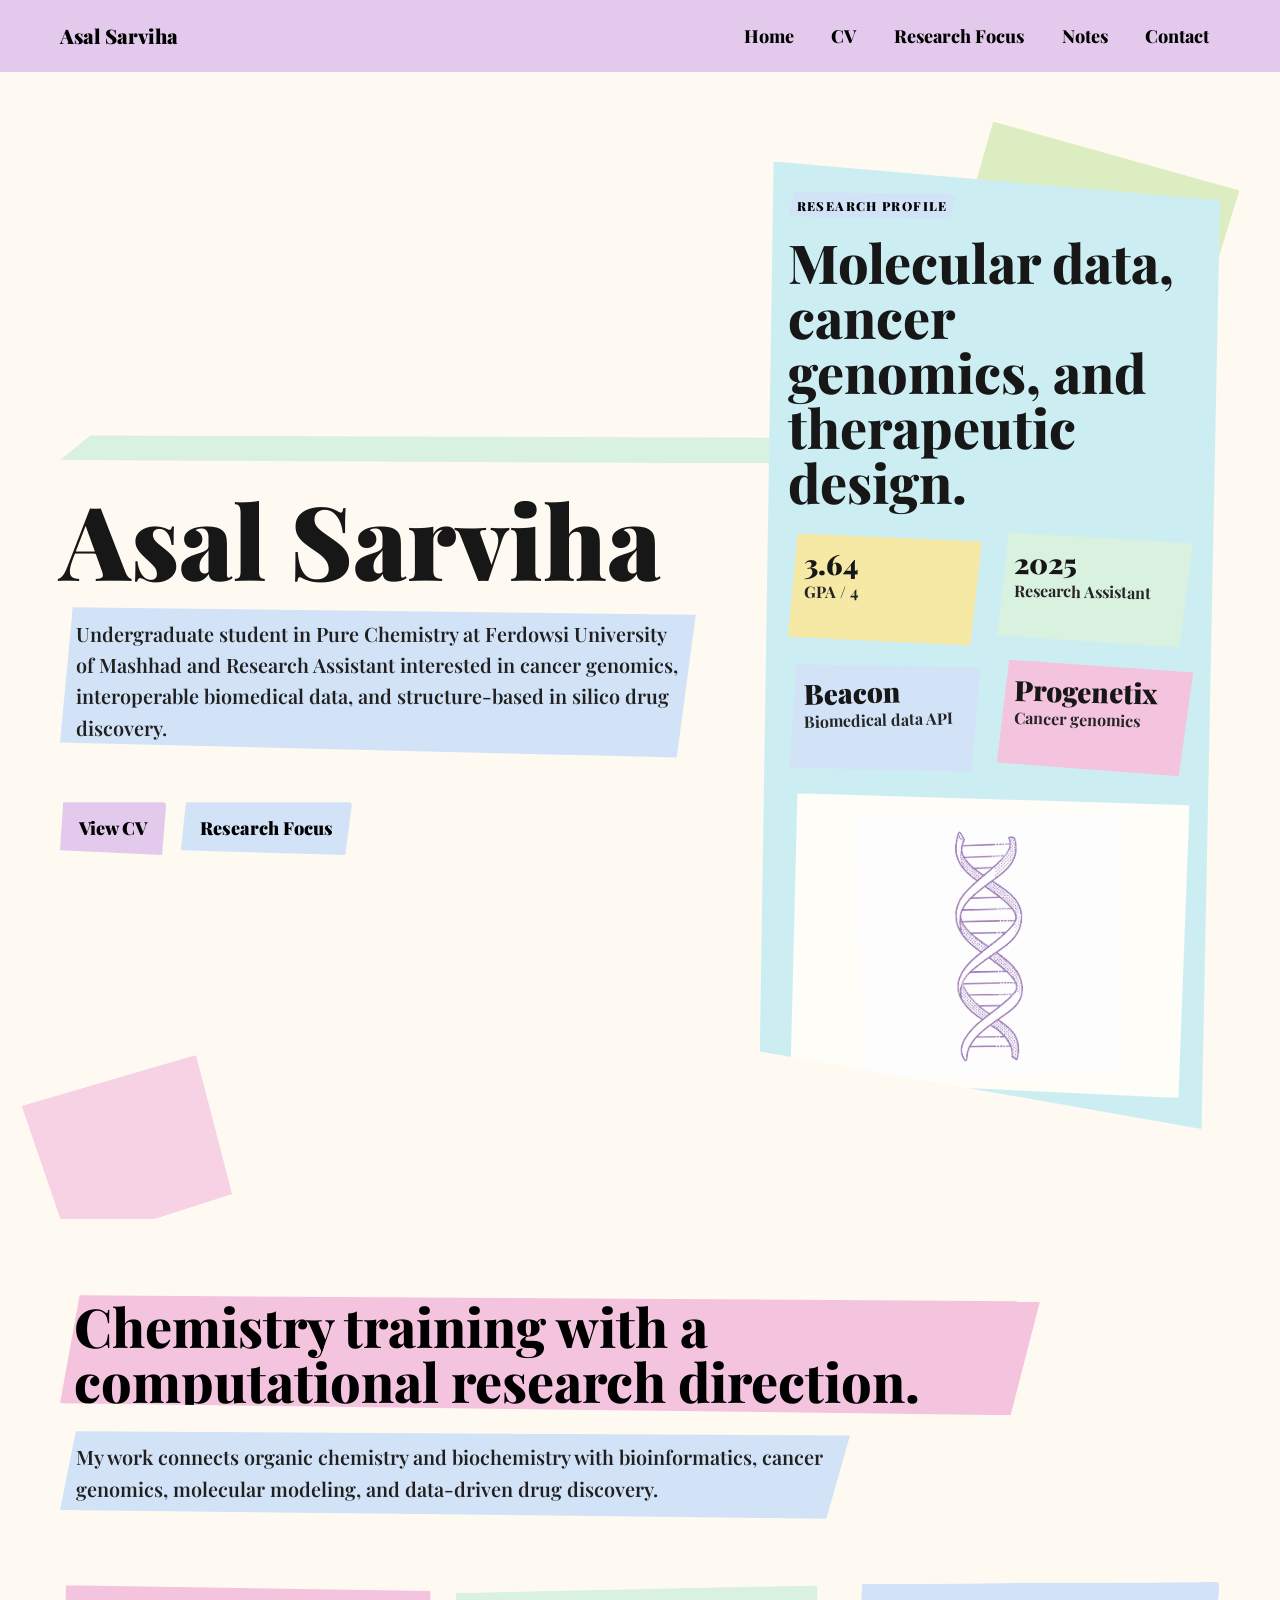
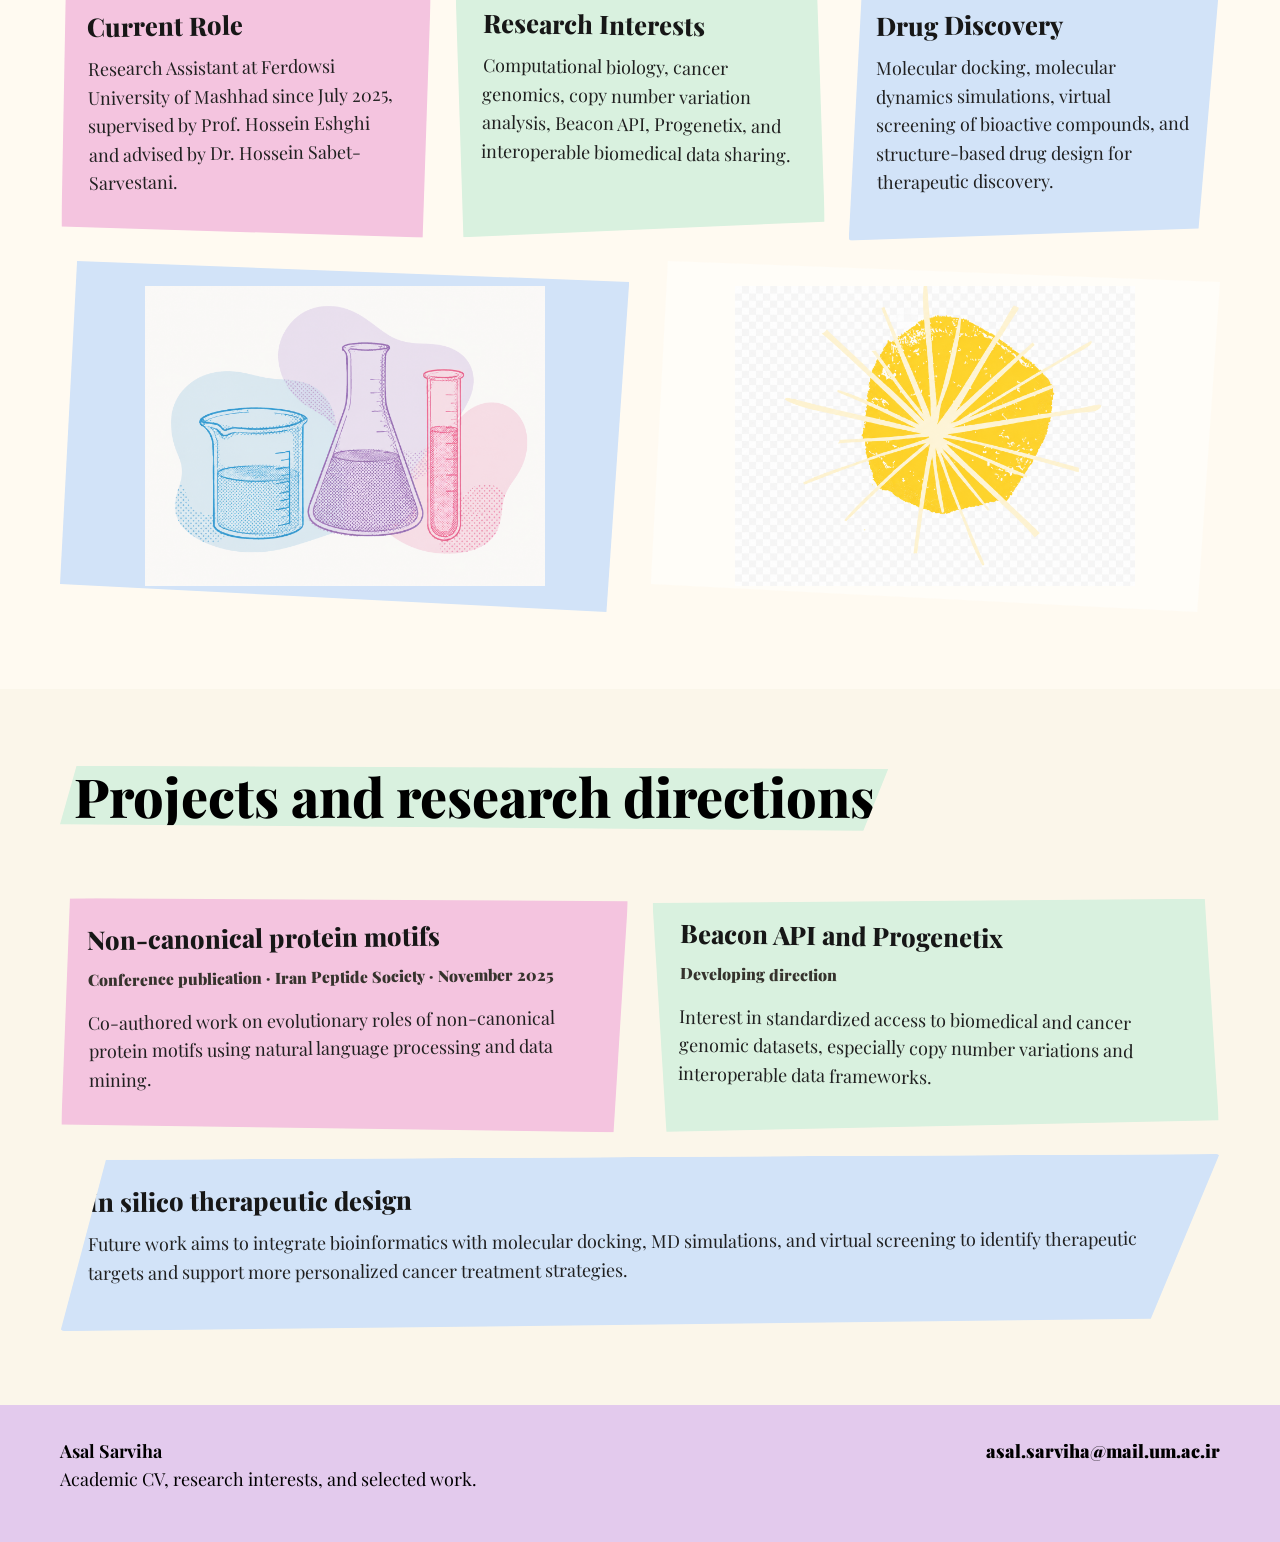
<file: index.html>
<!DOCTYPE html>
<html lang='en' dir='ltr'>
<head>
<meta charset='UTF-8'>
<meta name='viewport' content='width=device-width, initial-scale=1.0'>
<title>Asal Sarviha - Research CV</title>
<meta name='description' content='Research CV of Asal Sarviha.'>
<link rel='stylesheet' href='resume-blog.css'>
</head>
<body>
<header class='site-header'><nav class='nav'><a class='brand' href='index.html'><span>Asal Sarviha</span></a><input class='menu-toggle' id='menu-toggle' type='checkbox'><label class='menu-button' for='menu-toggle' aria-label='Toggle menu'><span></span></label><div class='nav-links'><a href='index.html' aria-current='page'>Home</a><a href='resume.html'>CV</a><a href='roadmap.html'>Research Focus</a><a href='blog.html'>Notes</a><a href='contact.html'>Contact</a></div></nav></header>
<header class='hero'><div class='hero-grid'><div class='reveal'><span class='eyebrow decorative-strip' aria-hidden='true'></span><h1>Asal Sarviha</h1><p class='lede'>Undergraduate student in Pure Chemistry at Ferdowsi University of Mashhad and Research Assistant interested in cancer genomics, interoperable biomedical data, and structure-based in silico drug discovery.</p><div class='actions'><a class='btn-primary' href='resume.html'>View CV</a><a class='btn-ghost' href='roadmap.html'>Research Focus</a></div></div><aside class='visual-card reveal'><div class='mono'>Research profile</div><h2>Molecular data, cancer genomics, and therapeutic design.</h2><div class='mini-grid'><div class='mini'><strong>3.64</strong><span>GPA / 4</span></div><div class='mini'><strong>2025</strong><span>Research Assistant</span></div><div class='mini'><strong>Beacon</strong><span>Biomedical data API</span></div><div class='mini'><strong>Progenetix</strong><span>Cancer genomics</span></div></div><figure class='art-card hero-dna'><img src='art-dna.png' alt='Purple DNA helix illustration'></figure></aside></div></header><main><section class='section alt scroll-reveal'><div class='section-head'><div><h2>Chemistry training with a computational research direction.</h2><p class='lede'>My work connects organic chemistry and biochemistry with bioinformatics, cancer genomics, molecular modeling, and data-driven drug discovery.</p></div></div><div class='grid'><article class='card span-4 teal'><h3>Current Role</h3><p>Research Assistant at Ferdowsi University of Mashhad since July 2025, supervised by Prof. Hossein Eshghi and advised by Dr. Hossein Sabet-Sarvestani.</p></article><article class='card span-4 green'><h3>Research Interests</h3><p>Computational biology, cancer genomics, copy number variation analysis, Beacon API, Progenetix, and interoperable biomedical data sharing.</p></article><article class='card span-4 yellow'><h3>Drug Discovery</h3><p>Molecular docking, molecular dynamics simulations, virtual screening of bioactive compounds, and structure-based drug design for therapeutic discovery.</p></article><figure class='art-card span-6 lab-art'><img src='art-lab-glassware.png' alt='Pastel laboratory glassware illustration'></figure><figure class='art-card span-6 star-art'><img src='art-star-yellow.png' alt='Yellow starburst decorative illustration'></figure></div></section><section class='section scroll-reveal'><div class='section-head'><div><h2>Projects and research directions</h2></div></div><div class='grid'><article class='card span-6'><h3>Non-canonical protein motifs</h3><p class='meta'>Conference publication · Iran Peptide Society · November 2025</p><p>Co-authored work on evolutionary roles of non-canonical protein motifs using natural language processing and data mining.</p></article><article class='card span-6'><h3>Beacon API and Progenetix</h3><p class='meta'>Developing direction</p><p>Interest in standardized access to biomedical and cancer genomic datasets, especially copy number variations and interoperable data frameworks.</p></article><article class='card span-12 paper'><h3>In silico therapeutic design</h3><p>Future work aims to integrate bioinformatics with molecular docking, MD simulations, and virtual screening to identify therapeutic targets and support more personalized cancer treatment strategies.</p></article></div></section></main>
<footer class='footer'><div class='footer-inner'><div><strong>Asal Sarviha</strong><p>Academic CV, research interests, and selected work.</p></div><div><a href='contact.html'>asal.sarviha@mail.um.ac.ir</a></div></div></footer>
<script>
const observer = new IntersectionObserver((entries)=>{entries.forEach((entry)=>{if(entry.isIntersecting) entry.target.classList.add('visible');});},{threshold:0.1});
document.querySelectorAll('.scroll-reveal').forEach((el)=>observer.observe(el));
</script>
</body>
</html>
</file>
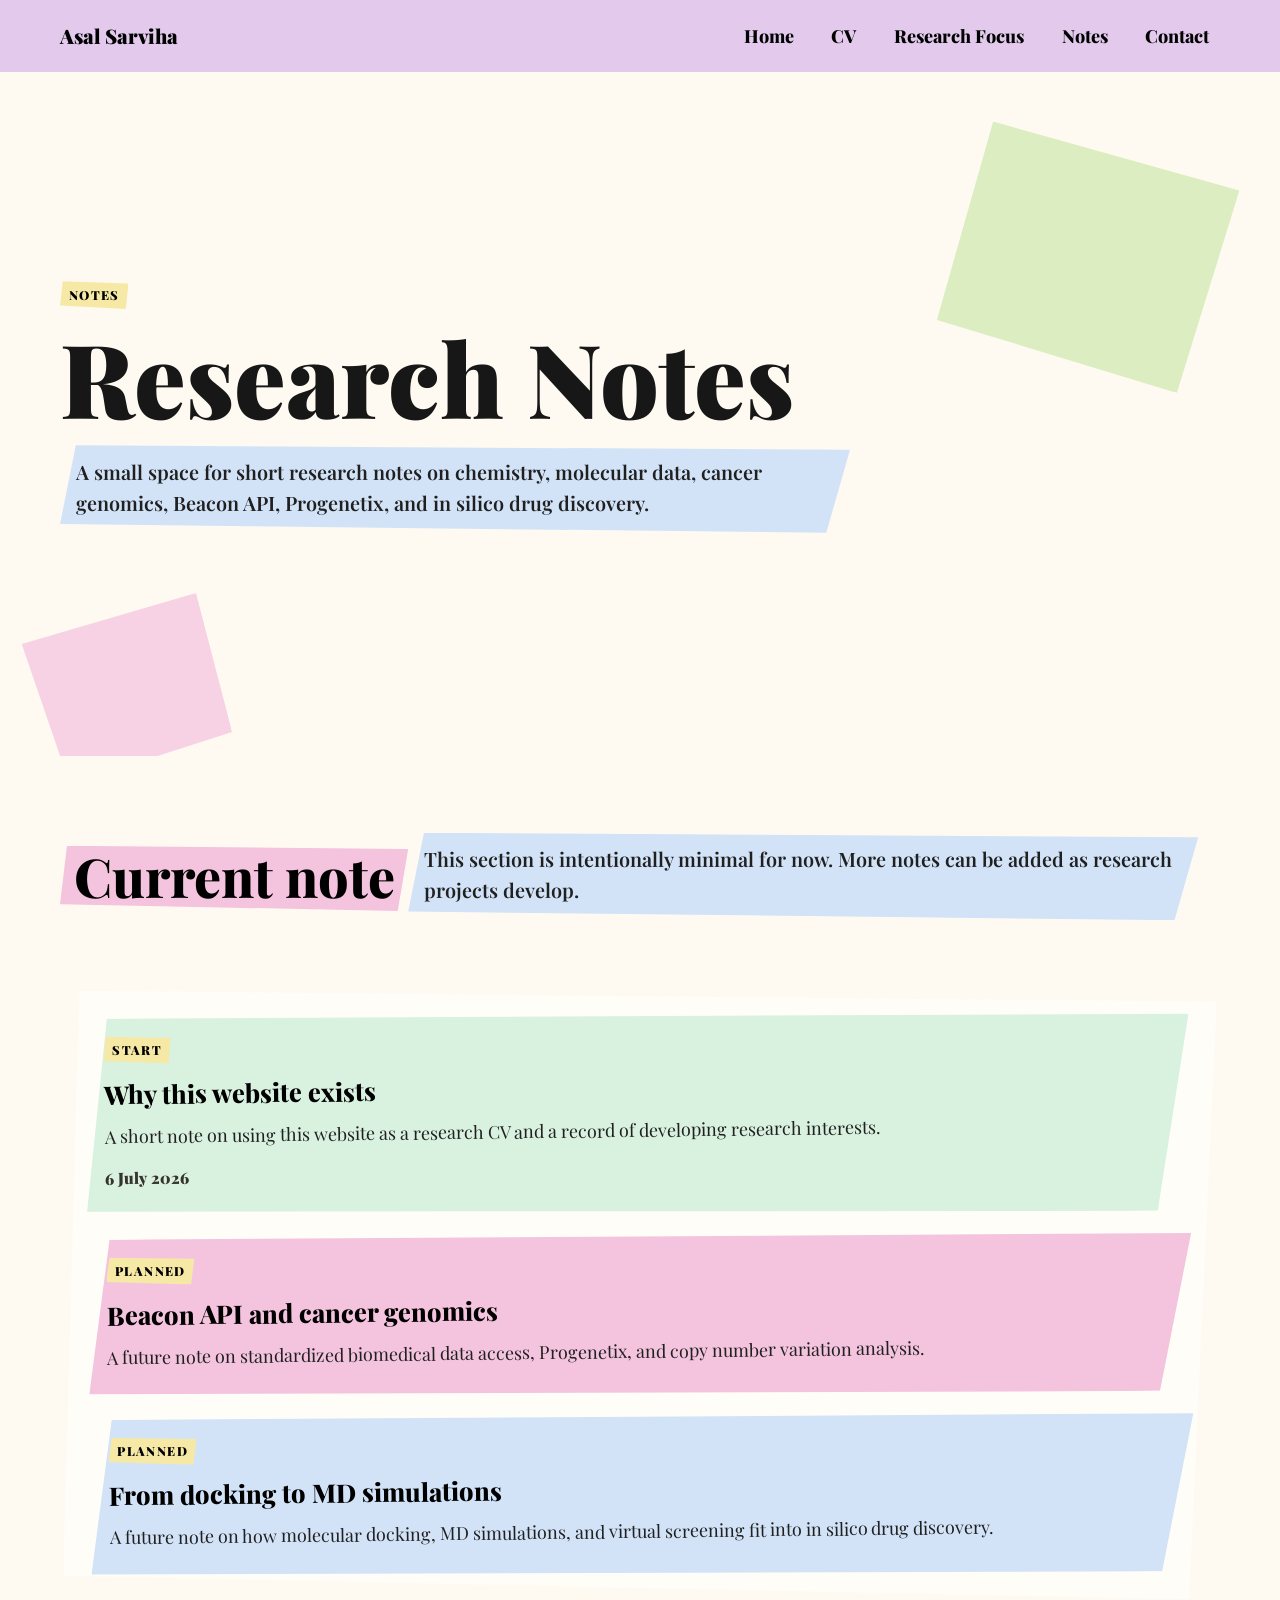
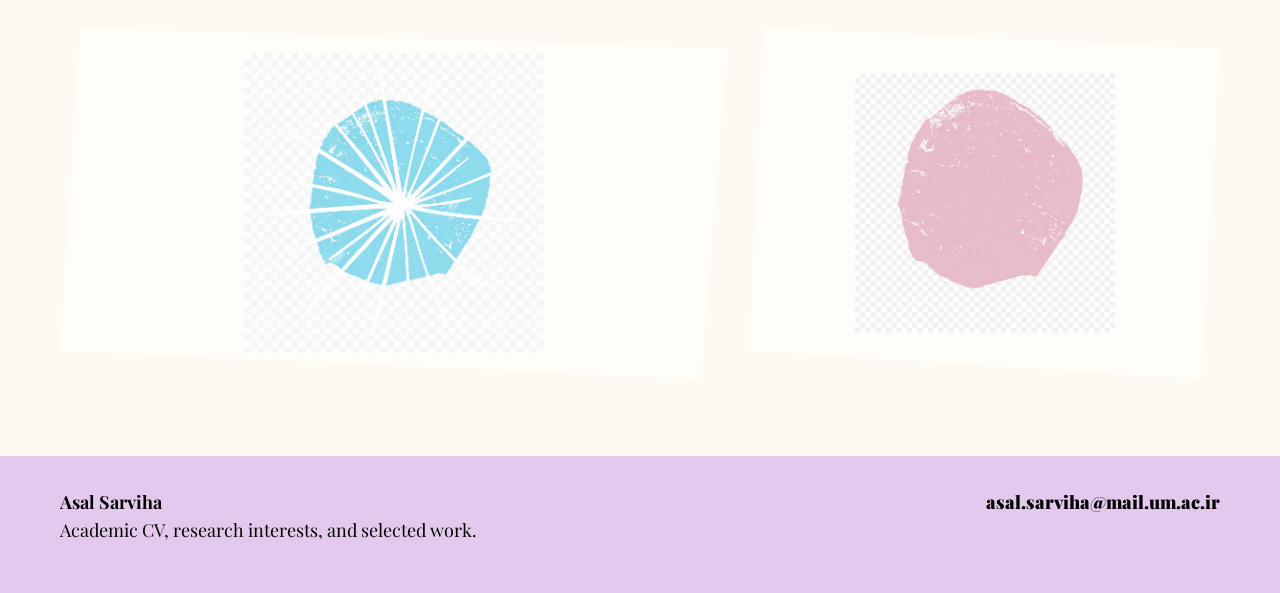
<file: blog.html>
<!DOCTYPE html>
<html lang='en' dir='ltr'>
<head>
<meta charset='UTF-8'>
<meta name='viewport' content='width=device-width, initial-scale=1.0'>
<title>Research Notes - Asal Sarviha</title>
<meta name='description' content='Research notes by Asal Sarviha.'>
<link rel='stylesheet' href='resume-blog.css'>
</head>
<body>
<header class='site-header'><nav class='nav'><a class='brand' href='index.html'><span>Asal Sarviha</span></a><input class='menu-toggle' id='menu-toggle' type='checkbox'><label class='menu-button' for='menu-toggle' aria-label='Toggle menu'><span></span></label><div class='nav-links'><a href='index.html'>Home</a><a href='resume.html'>CV</a><a href='roadmap.html'>Research Focus</a><a href='blog.html' aria-current='page'>Notes</a><a href='contact.html'>Contact</a></div></nav></header>
<header class='hero'><div class='container reveal'><span class='eyebrow'>Notes</span><h1>Research Notes</h1><p class='lede'>A small space for short research notes on chemistry, molecular data, cancer genomics, Beacon API, Progenetix, and in silico drug discovery.</p></div></header><main><section class='section alt scroll-reveal'><div class='section-head'><div><h2>Current note</h2><p class='lede'>This section is intentionally minimal for now. More notes can be added as research projects develop.</p></div></div><div class='grid'><div class='card span-12 post-list tag-panel'><a class='post-card' href='why-this-site.html'><span class='tag'>Start</span><h3>Why this website exists</h3><p>A short note on using this website as a research CV and a record of developing research interests.</p><p class='meta'>6 July 2026</p></a><div class='post-card'><span class='tag'>Planned</span><h3>Beacon API and cancer genomics</h3><p>A future note on standardized biomedical data access, Progenetix, and copy number variation analysis.</p></div><div class='post-card'><span class='tag'>Planned</span><h3>From docking to MD simulations</h3><p>A future note on how molecular docking, MD simulations, and virtual screening fit into in silico drug discovery.</p></div></div><figure class='art-card span-7 star-art'><img src='art-star-blue.png' alt='Blue starburst decorative illustration'></figure><figure class='art-card span-5 blob-art'><img src='art-pink-blob.png' alt='Pink abstract decorative shape'></figure></div></section></main>
<footer class='footer'><div class='footer-inner'><div><strong>Asal Sarviha</strong><p>Academic CV, research interests, and selected work.</p></div><div><a href='contact.html'>asal.sarviha@mail.um.ac.ir</a></div></div></footer>
<script>
const observer = new IntersectionObserver((entries)=>{entries.forEach((entry)=>{if(entry.isIntersecting) entry.target.classList.add('visible');});},{threshold:0.1});
document.querySelectorAll('.scroll-reveal').forEach((el)=>observer.observe(el));
</script>
</body>
</html>
</file>
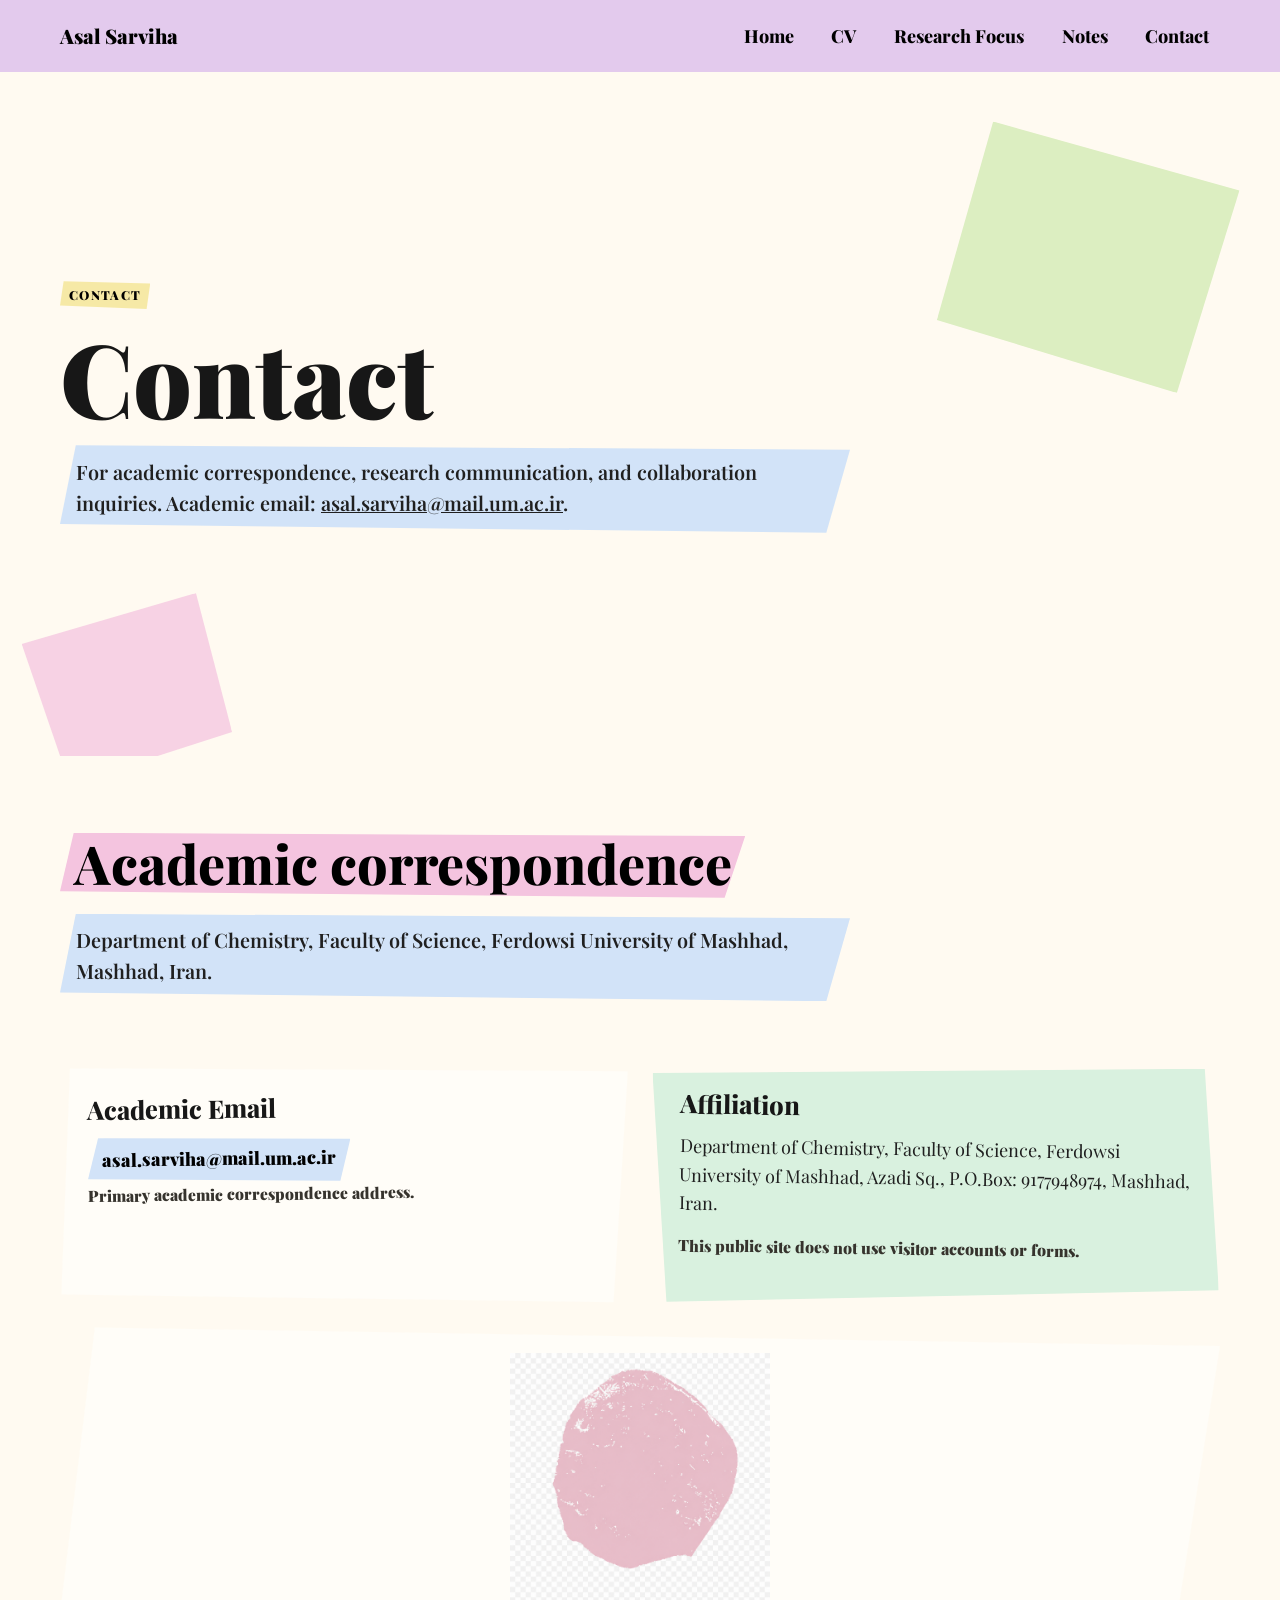
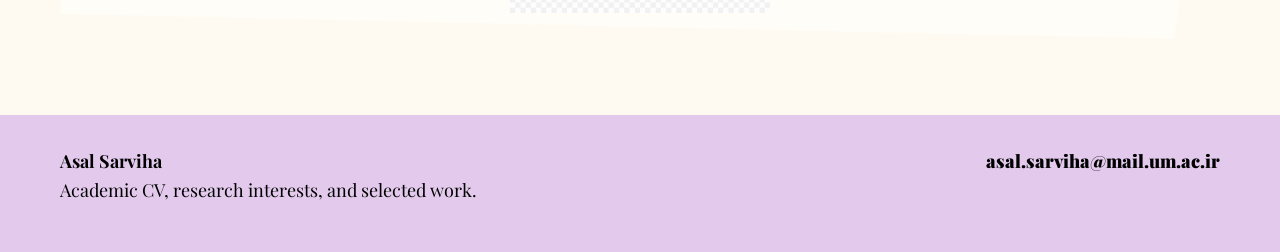
<file: contact.html>
<!DOCTYPE html>
<html lang='en' dir='ltr'>
<head>
<meta charset='UTF-8'>
<meta name='viewport' content='width=device-width, initial-scale=1.0'>
<title>Contact - Asal Sarviha</title>
<meta name='description' content='Academic contact information for Asal Sarviha.'>
<link rel='stylesheet' href='resume-blog.css'>
</head>
<body>
<header class='site-header'><nav class='nav'><a class='brand' href='index.html'><span>Asal Sarviha</span></a><input class='menu-toggle' id='menu-toggle' type='checkbox'><label class='menu-button' for='menu-toggle' aria-label='Toggle menu'><span></span></label><div class='nav-links'><a href='index.html'>Home</a><a href='resume.html'>CV</a><a href='roadmap.html'>Research Focus</a><a href='blog.html'>Notes</a><a href='contact.html' aria-current='page'>Contact</a></div></nav></header>
<header class='hero'><div class='container reveal'><span class='eyebrow'>Contact</span><h1>Contact</h1><p class='lede'>For academic correspondence, research communication, and collaboration inquiries. Academic email: <a href='mailto:asal.sarviha@mail.um.ac.ir'>asal.sarviha@mail.um.ac.ir</a>.</p></div></header><main><section class='section alt scroll-reveal'><div class='section-head'><div><h2>Academic correspondence</h2><p class='lede'>Department of Chemistry, Faculty of Science, Ferdowsi University of Mashhad, Mashhad, Iran.</p></div></div><div class='grid'><article class='card span-6 teal tag-panel'><h3>Academic Email</h3><ul class='contact-list'><li><a href='mailto:asal.sarviha@mail.um.ac.ir'>asal.sarviha@mail.um.ac.ir</a></li></ul><p class='meta'>Primary academic correspondence address.</p></article><article class='card span-6'><h3>Affiliation</h3><p>Department of Chemistry, Faculty of Science, Ferdowsi University of Mashhad, Azadi Sq., P.O.Box: 9177948974, Mashhad, Iran.</p><p class='meta'>This public site does not use visitor accounts or forms.</p></article><figure class='art-card span-12 blob-art'><img src='art-pink-blob.png' alt='Pink abstract decorative shape'></figure></div></section></main>
<footer class='footer'><div class='footer-inner'><div><strong>Asal Sarviha</strong><p>Academic CV, research interests, and selected work.</p></div><div><a href='contact.html'>asal.sarviha@mail.um.ac.ir</a></div></div></footer>
<script>
const observer = new IntersectionObserver((entries)=>{entries.forEach((entry)=>{if(entry.isIntersecting) entry.target.classList.add('visible');});},{threshold:0.1});
document.querySelectorAll('.scroll-reveal').forEach((el)=>observer.observe(el));
</script>
</body>
</html>
</file>
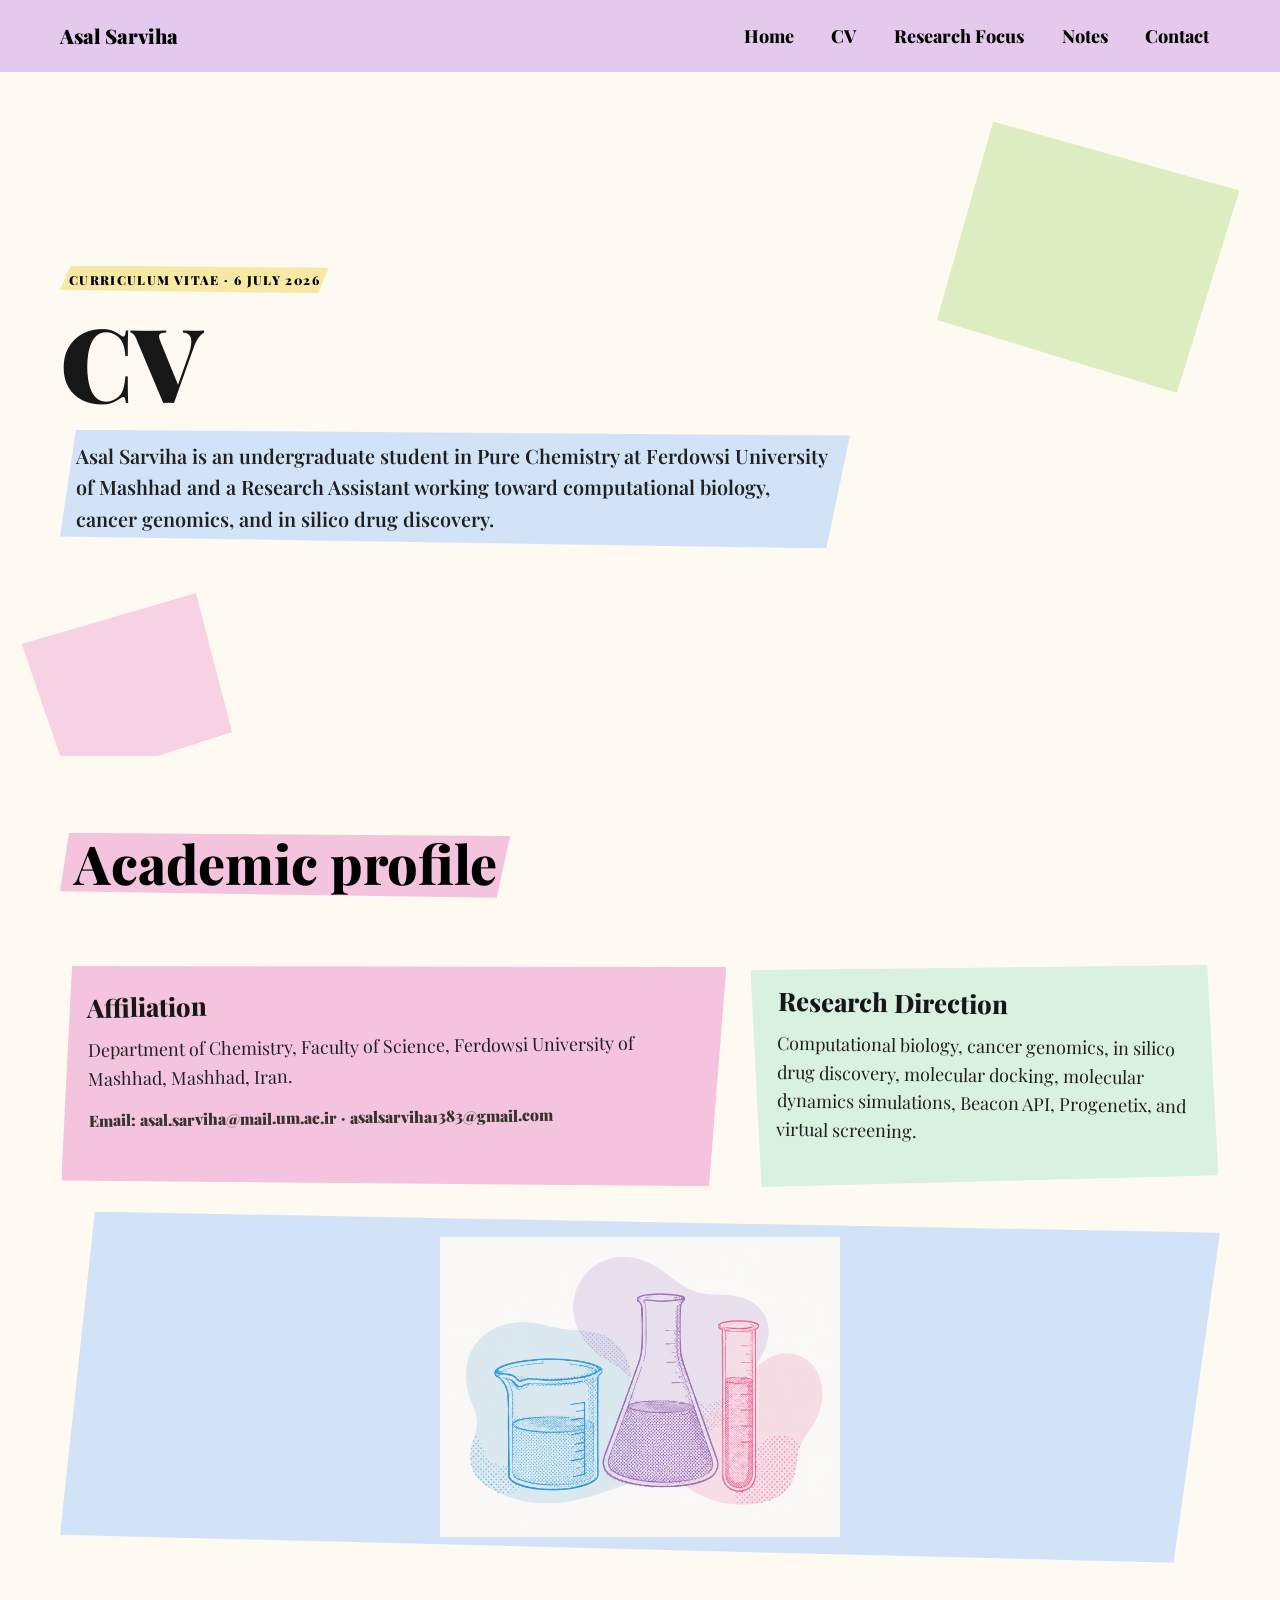
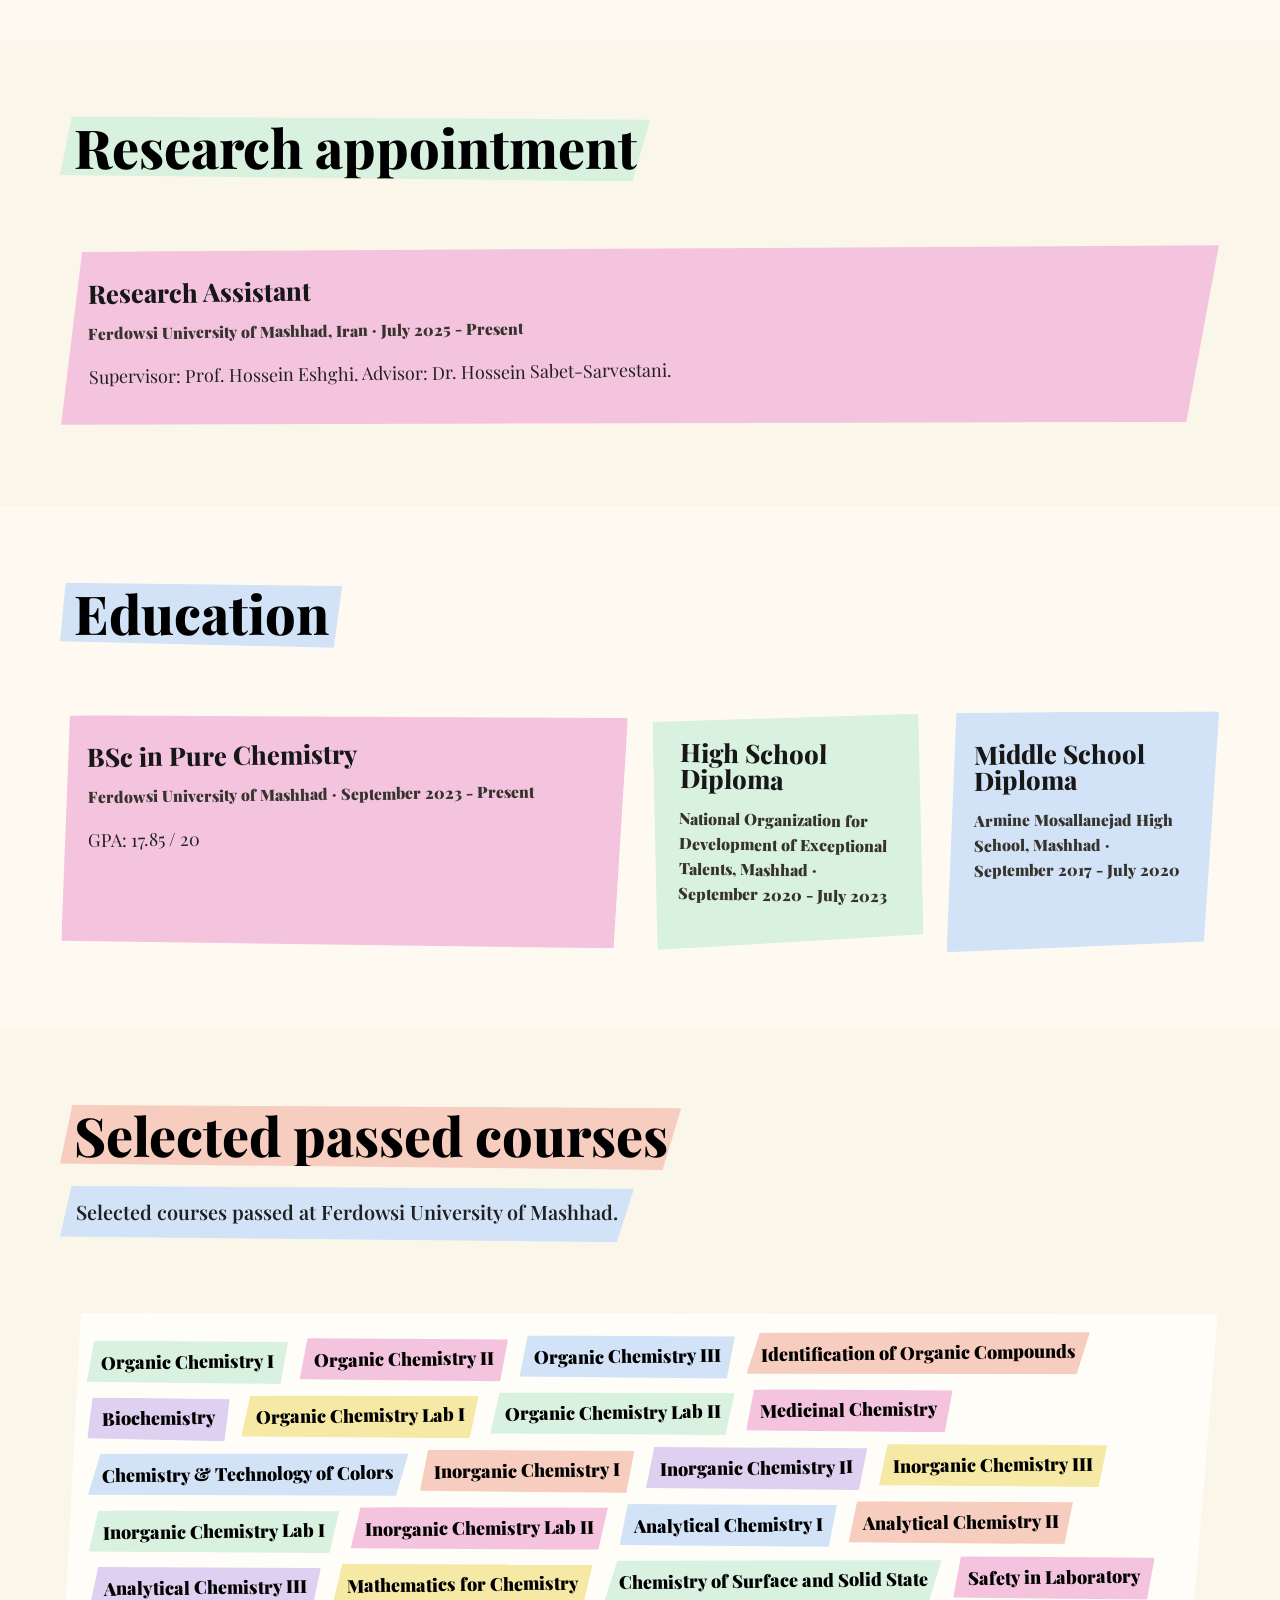
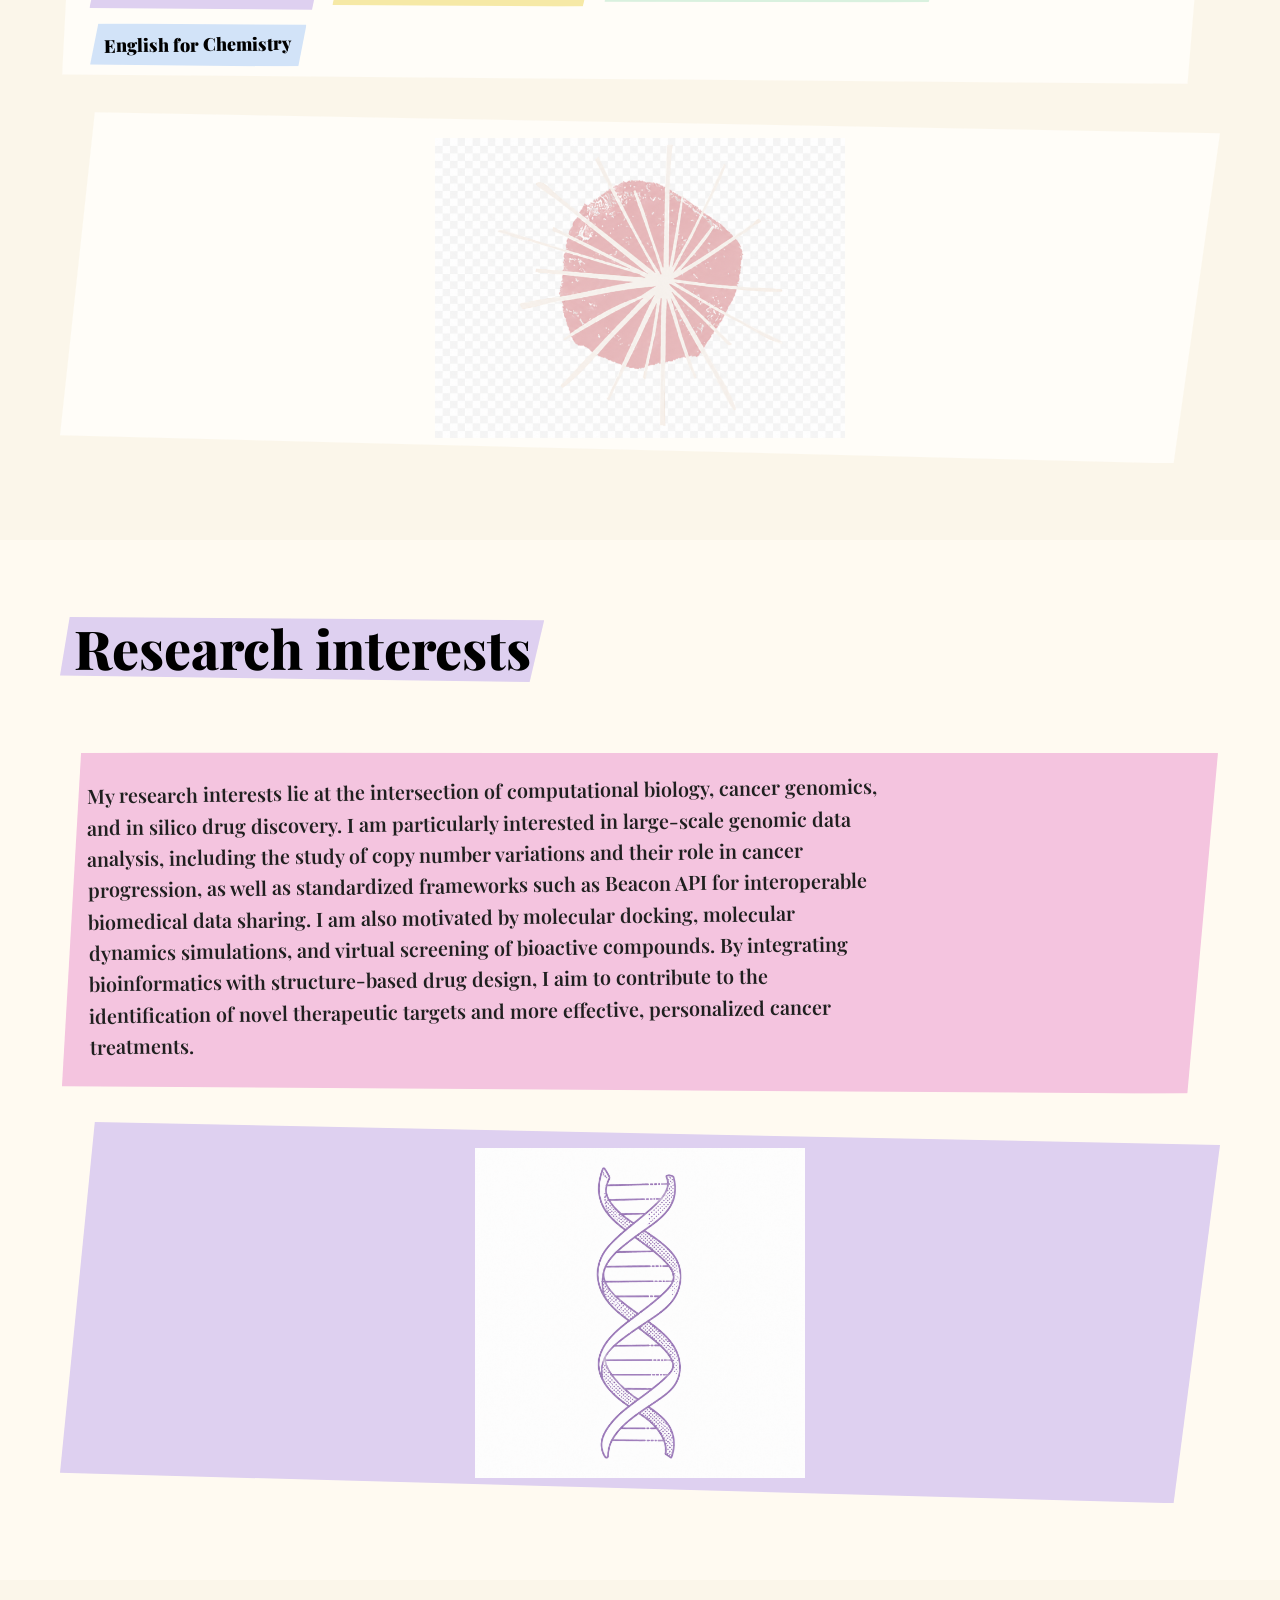
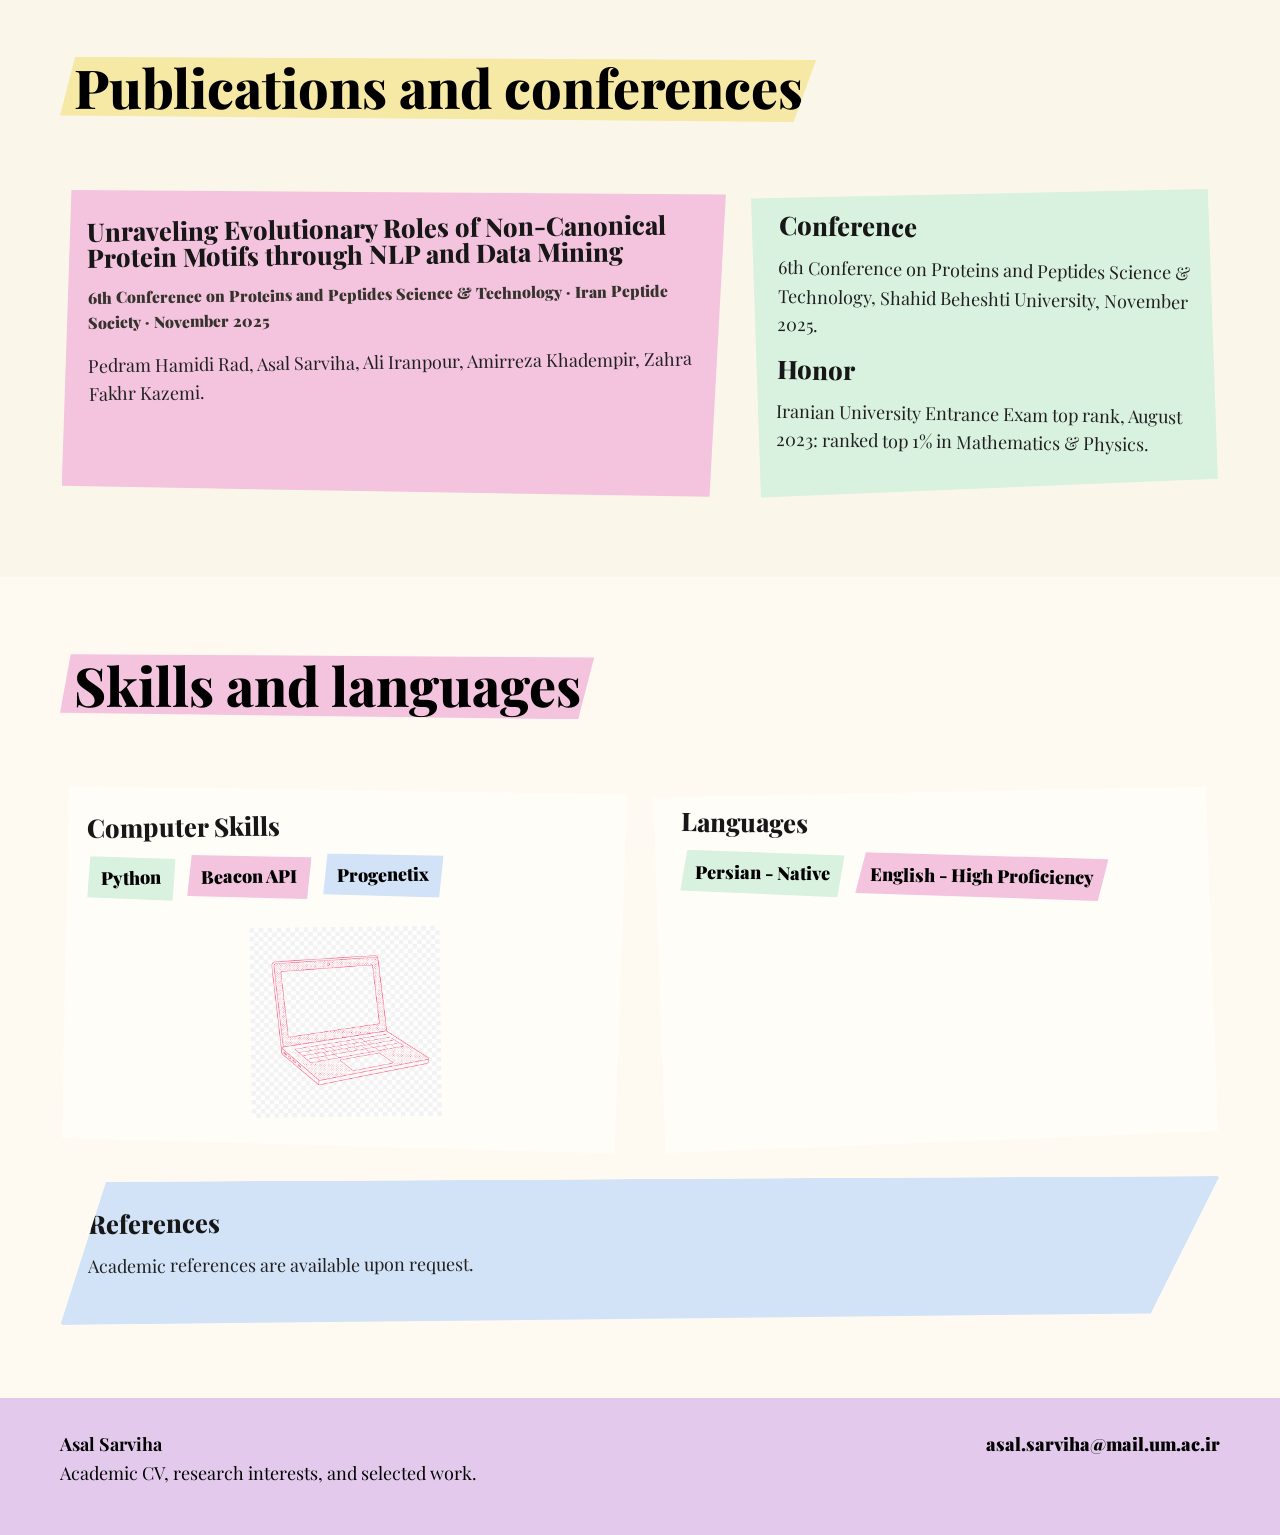
<file: resume.html>
<!DOCTYPE html>
<html lang='en' dir='ltr'>
<head>
<meta charset='UTF-8'>
<meta name='viewport' content='width=device-width, initial-scale=1.0'>
<title>CV - Asal Sarviha</title>
<meta name='description' content='Curriculum vitae of Asal Sarviha.'>
<link rel='stylesheet' href='resume-blog.css'>
</head>
<body>
<header class='site-header'><nav class='nav'><a class='brand' href='index.html'><span>Asal Sarviha</span></a><input class='menu-toggle' id='menu-toggle' type='checkbox'><label class='menu-button' for='menu-toggle' aria-label='Toggle menu'><span></span></label><div class='nav-links'><a href='index.html'>Home</a><a href='resume.html' aria-current='page'>CV</a><a href='roadmap.html'>Research Focus</a><a href='blog.html'>Notes</a><a href='contact.html'>Contact</a></div></nav></header>
<header class='hero'><div class='container reveal'><span class='eyebrow'>Curriculum Vitae · 6 July 2026</span><h1>CV</h1><p class='lede'>Asal Sarviha is an undergraduate student in Pure Chemistry at Ferdowsi University of Mashhad and a Research Assistant working toward computational biology, cancer genomics, and in silico drug discovery.</p></div></header><main><section class='section alt scroll-reveal'><div class='section-head'><div><h2>Academic profile</h2></div></div><div class='grid'><article class='card span-7 teal'><h3>Affiliation</h3><p>Department of Chemistry, Faculty of Science, Ferdowsi University of Mashhad, Mashhad, Iran.</p><p class='meta'>Email: asal.sarviha@mail.um.ac.ir · asalsarviha1383@gmail.com</p></article><article class='card span-5 green'><h3>Research Direction</h3><p>Computational biology, cancer genomics, in silico drug discovery, molecular docking, molecular dynamics simulations, Beacon API, Progenetix, and virtual screening.</p></article><figure class='art-card span-12 lab-wide'><img src='art-lab-glassware.png' alt='Pastel laboratory glassware illustration'></figure></div></section><section class='section scroll-reveal'><div class='section-head'><div><h2>Research appointment</h2></div></div><div class='grid'><article class='card span-12'><h3>Research Assistant</h3><p class='meta'>Ferdowsi University of Mashhad, Iran · July 2025 - Present</p><p>Supervisor: Prof. Hossein Eshghi. Advisor: Dr. Hossein Sabet-Sarvestani.</p></article></div></section><section class='section alt scroll-reveal'><div class='section-head'><div><h2>Education</h2></div></div><div class='grid'><article class='card span-6 yellow'><h3>BSc in Pure Chemistry</h3><p class='meta'>Ferdowsi University of Mashhad · September 2023 - Present</p><p>GPA: 17.85 / 20</p></article><article class='card span-3'><h3>High School Diploma</h3><p class='meta'>National Organization for Development of Exceptional Talents, Mashhad · September 2020 - July 2023</p></article><article class='card span-3'><h3>Middle School Diploma</h3><p class='meta'>Armine Mosallanejad High School, Mashhad · September 2017 - July 2020</p></article></div></section><section class='section scroll-reveal'><div class='section-head'><div><h2>Selected passed courses</h2><p class='lede'>Selected courses passed at Ferdowsi University of Mashhad.</p></div></div><div class='grid'><article class='card span-12 tag-panel'><ul class='tags'><li>Organic Chemistry I</li><li>Organic Chemistry II</li><li>Organic Chemistry III</li><li>Identification of Organic Compounds</li><li>Biochemistry</li><li>Organic Chemistry Lab I</li><li>Organic Chemistry Lab II</li><li>Medicinal Chemistry</li><li>Chemistry & Technology of Colors</li><li>Inorganic Chemistry I</li><li>Inorganic Chemistry II</li><li>Inorganic Chemistry III</li><li>Inorganic Chemistry Lab I</li><li>Inorganic Chemistry Lab II</li><li>Analytical Chemistry I</li><li>Analytical Chemistry II</li><li>Analytical Chemistry III</li><li>Mathematics for Chemistry</li><li>Chemistry of Surface and Solid State</li><li>Safety in Laboratory</li><li>English for Chemistry</li></ul></article><figure class='art-card span-12 star-art'><img src='art-star-pink.png' alt='Pink starburst decorative illustration'></figure></div></section><section class='section alt scroll-reveal'><div class='section-head'><div><h2>Research interests</h2></div></div><div class='grid'><article class='card span-12 paper'><p class='lede'>My research interests lie at the intersection of computational biology, cancer genomics, and in silico drug discovery. I am particularly interested in large-scale genomic data analysis, including the study of copy number variations and their role in cancer progression, as well as standardized frameworks such as Beacon API for interoperable biomedical data sharing. I am also motivated by molecular docking, molecular dynamics simulations, and virtual screening of bioactive compounds. By integrating bioinformatics with structure-based drug design, I aim to contribute to the identification of novel therapeutic targets and more effective, personalized cancer treatments.</p></article><figure class='art-card span-12 dna-wide'><img src='art-dna.png' alt='Purple DNA helix illustration'></figure></div></section><section class='section scroll-reveal'><div class='section-head'><div><h2>Publications and conferences</h2></div></div><div class='grid'><article class='card span-7'><h3>Unraveling Evolutionary Roles of Non-Canonical Protein Motifs through NLP and Data Mining</h3><p class='meta'>6th Conference on Proteins and Peptides Science & Technology · Iran Peptide Society · November 2025</p><p>Pedram Hamidi Rad, Asal Sarviha, Ali Iranpour, Amirreza Khadempir, Zahra Fakhr Kazemi.</p></article><article class='card span-5'><h3>Conference</h3><p>6th Conference on Proteins and Peptides Science & Technology, Shahid Beheshti University, November 2025.</p><h3>Honor</h3><p>Iranian University Entrance Exam top rank, August 2023: ranked top 1% in Mathematics & Physics.</p></article></div></section><section class='section alt scroll-reveal'><div class='section-head'><div><h2>Skills and languages</h2></div></div><div class='grid'><article class='card span-6 green tag-panel'><h3>Computer Skills</h3><ul class='tags'><li>Python</li><li>Beacon API</li><li>Progenetix</li></ul><figure class='inline-art computer-art'><img src='art-computer.png' alt='Pink laptop illustration'></figure></article><article class='card span-6 teal tag-panel'><h3>Languages</h3><ul class='tags'><li>Persian - Native</li><li>English - High Proficiency</li></ul></article><article class='card span-12'><h3>References</h3><p>Academic references are available upon request.</p></article></div></section></main>
<footer class='footer'><div class='footer-inner'><div><strong>Asal Sarviha</strong><p>Academic CV, research interests, and selected work.</p></div><div><a href='contact.html'>asal.sarviha@mail.um.ac.ir</a></div></div></footer>
<script>
const observer = new IntersectionObserver((entries)=>{entries.forEach((entry)=>{if(entry.isIntersecting) entry.target.classList.add('visible');});},{threshold:0.1});
document.querySelectorAll('.scroll-reveal').forEach((el)=>observer.observe(el));
</script>
</body>
</html>
</file>
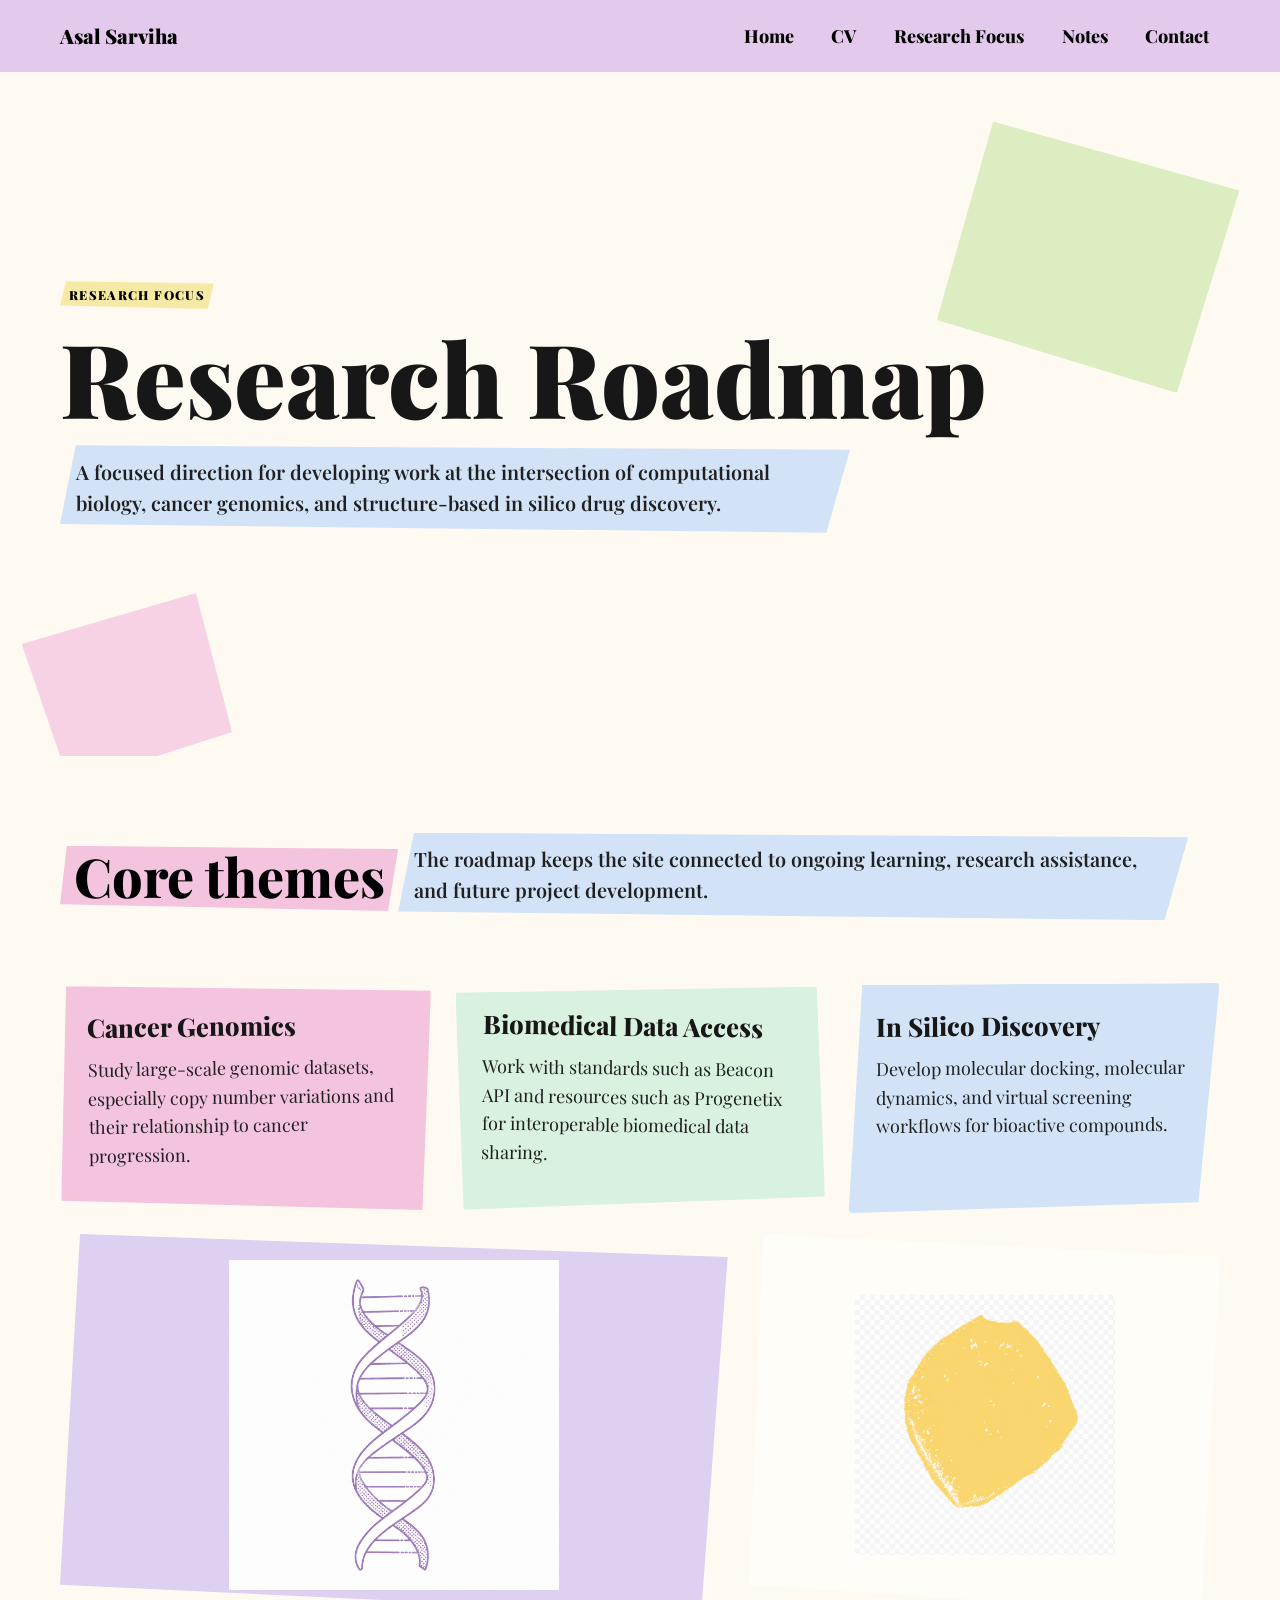
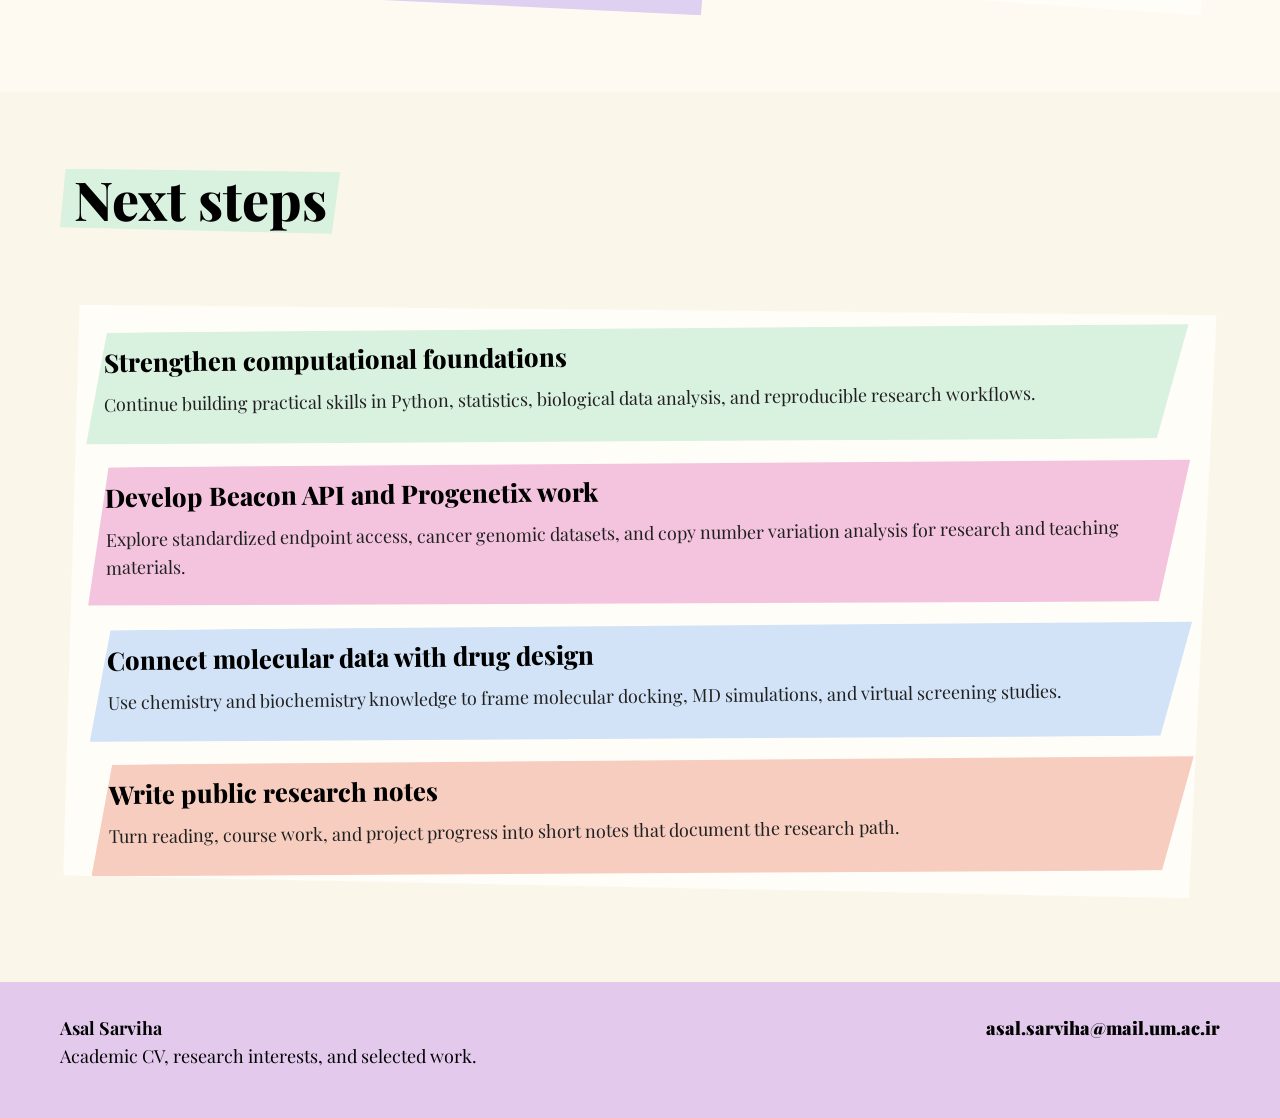
<file: roadmap.html>
<!DOCTYPE html>
<html lang='en' dir='ltr'>
<head>
<meta charset='UTF-8'>
<meta name='viewport' content='width=device-width, initial-scale=1.0'>
<title>Research Focus - Asal Sarviha</title>
<meta name='description' content='Research focus and roadmap for Asal Sarviha.'>
<link rel='stylesheet' href='resume-blog.css'>
</head>
<body>
<header class='site-header'><nav class='nav'><a class='brand' href='index.html'><span>Asal Sarviha</span></a><input class='menu-toggle' id='menu-toggle' type='checkbox'><label class='menu-button' for='menu-toggle' aria-label='Toggle menu'><span></span></label><div class='nav-links'><a href='index.html'>Home</a><a href='resume.html'>CV</a><a href='roadmap.html' aria-current='page'>Research Focus</a><a href='blog.html'>Notes</a><a href='contact.html'>Contact</a></div></nav></header>
<header class='hero'><div class='container reveal'><span class='eyebrow'>Research Focus</span><h1>Research Roadmap</h1><p class='lede'>A focused direction for developing work at the intersection of computational biology, cancer genomics, and structure-based in silico drug discovery.</p></div></header><main><section class='section alt scroll-reveal'><div class='section-head'><div><h2>Core themes</h2><p class='lede'>The roadmap keeps the site connected to ongoing learning, research assistance, and future project development.</p></div></div><div class='grid'><article class='card span-4 teal'><h3>Cancer Genomics</h3><p>Study large-scale genomic datasets, especially copy number variations and their relationship to cancer progression.</p></article><article class='card span-4 green'><h3>Biomedical Data Access</h3><p>Work with standards such as Beacon API and resources such as Progenetix for interoperable biomedical data sharing.</p></article><article class='card span-4 yellow'><h3>In Silico Discovery</h3><p>Develop molecular docking, molecular dynamics, and virtual screening workflows for bioactive compounds.</p></article><figure class='art-card span-7 dna-wide'><img src='art-dna.png' alt='Purple DNA helix illustration'></figure><figure class='art-card span-5 blob-art'><img src='art-yellow-blob.png' alt='Yellow abstract decorative shape'></figure></div></section><section class='section scroll-reveal'><div class='section-head'><div><h2>Next steps</h2></div></div><div class='grid'><div class='card span-12 tag-panel'><ol class='roadmap'><li><div><h3>Strengthen computational foundations</h3><p>Continue building practical skills in Python, statistics, biological data analysis, and reproducible research workflows.</p></div></li><li><div><h3>Develop Beacon API and Progenetix work</h3><p>Explore standardized endpoint access, cancer genomic datasets, and copy number variation analysis for research and teaching materials.</p></div></li><li><div><h3>Connect molecular data with drug design</h3><p>Use chemistry and biochemistry knowledge to frame molecular docking, MD simulations, and virtual screening studies.</p></div></li><li><div><h3>Write public research notes</h3><p>Turn reading, course work, and project progress into short notes that document the research path.</p></div></li></ol></div></div></section></main>
<footer class='footer'><div class='footer-inner'><div><strong>Asal Sarviha</strong><p>Academic CV, research interests, and selected work.</p></div><div><a href='contact.html'>asal.sarviha@mail.um.ac.ir</a></div></div></footer>
<script>
const observer = new IntersectionObserver((entries)=>{entries.forEach((entry)=>{if(entry.isIntersecting) entry.target.classList.add('visible');});},{threshold:0.1});
document.querySelectorAll('.scroll-reveal').forEach((el)=>observer.observe(el));
</script>
</body>
</html>
</file>
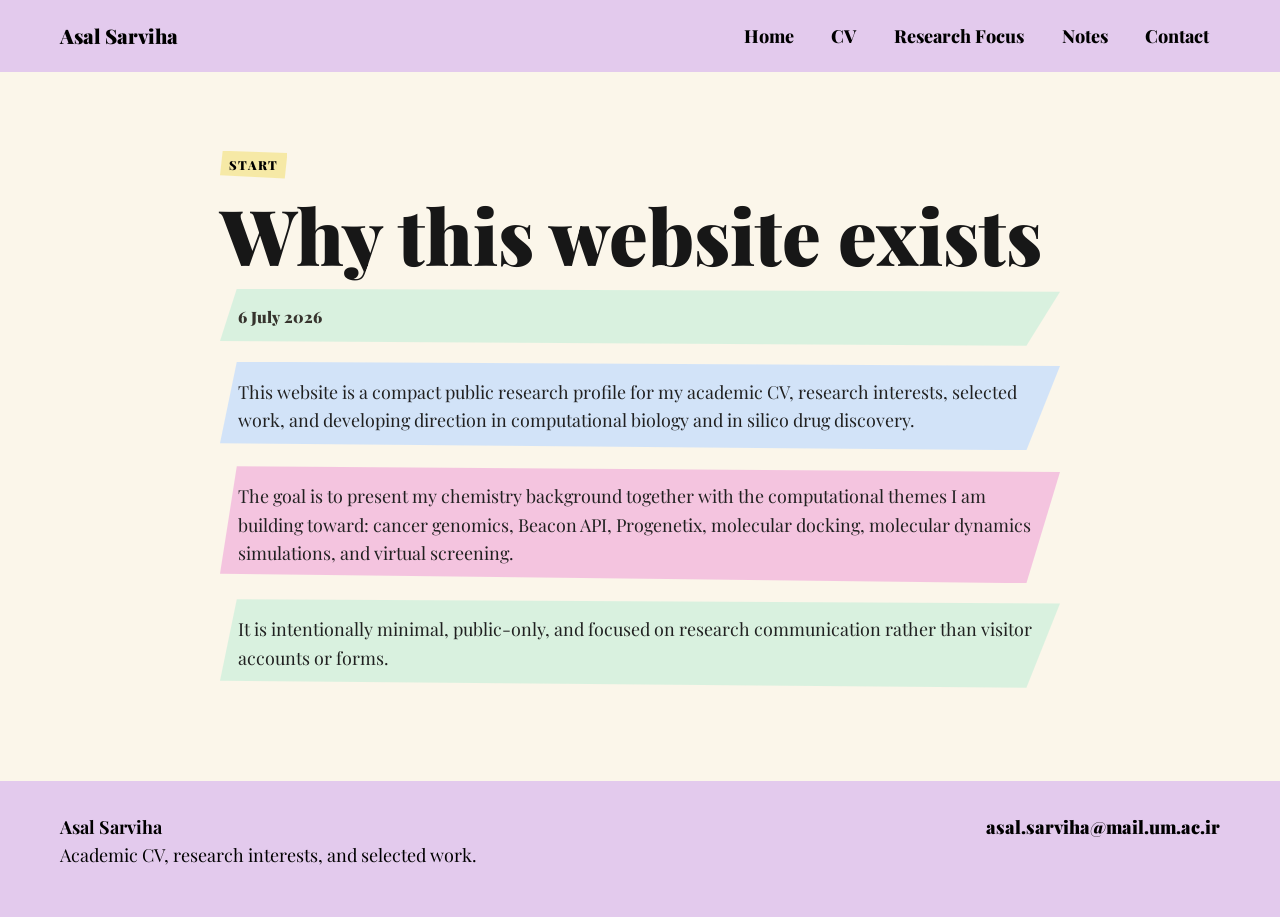
<file: why-this-site.html>
<!DOCTYPE html>
<html lang='en' dir='ltr'>
<head>
<meta charset='UTF-8'>
<meta name='viewport' content='width=device-width, initial-scale=1.0'>
<title>Why this website exists - Asal Sarviha</title>
<meta name='description' content='A short introductory note about Asal Sarviha research CV website.'>
<link rel='stylesheet' href='resume-blog.css'>
</head>
<body>
<header class='site-header'><nav class='nav'><a class='brand' href='index.html'><span>Asal Sarviha</span></a><input class='menu-toggle' id='menu-toggle' type='checkbox'><label class='menu-button' for='menu-toggle' aria-label='Toggle menu'><span></span></label><div class='nav-links'><a href='index.html'>Home</a><a href='resume.html'>CV</a><a href='roadmap.html'>Research Focus</a><a href='blog.html' aria-current='page'>Notes</a><a href='contact.html'>Contact</a></div></nav></header>
<main class='section'><article class='prose reveal'><span class='eyebrow'>Start</span><h1>Why this website exists</h1><p class='meta'>6 July 2026</p><p>This website is a compact public research profile for my academic CV, research interests, selected work, and developing direction in computational biology and in silico drug discovery.</p><p>The goal is to present my chemistry background together with the computational themes I am building toward: cancer genomics, Beacon API, Progenetix, molecular docking, molecular dynamics simulations, and virtual screening.</p><p>It is intentionally minimal, public-only, and focused on research communication rather than visitor accounts or forms.</p></article></main>
<footer class='footer'><div class='footer-inner'><div><strong>Asal Sarviha</strong><p>Academic CV, research interests, and selected work.</p></div><div><a href='contact.html'>asal.sarviha@mail.um.ac.ir</a></div></div></footer>
<script>
const observer = new IntersectionObserver((entries)=>{entries.forEach((entry)=>{if(entry.isIntersecting) entry.target.classList.add('visible');});},{threshold:0.1});
document.querySelectorAll('.scroll-reveal').forEach((el)=>observer.observe(el));
</script>
</body>
</html>
</file>
<file: resume-blog.css>
@import url('https://fonts.googleapis.com/css2?family=Playfair+Display:wght@500;600;700;800;900&display=swap');

:root{
  --black:#050505;
  --ink:#171717;
  --cream:#fbf6ea;
  --paper:#fffaf1;
  --mint:#d9f1df;
  --teal:#cceef3;
  --yellow:#f6e9a6;
  --coral:#f7cdbf;
  --pink:#f4c4df;
  --green:#dceec1;
  --violet:#ded0f0;
  --blue:#d2e3f8;
  --bar:#E3CAED;
  --neutral-panel:#fffdf8;
  --radius:4px;
  --max-width:min(1160px,92vw);
  --space-section:clamp(3.5rem,6vw,7rem);
}
*{box-sizing:border-box}
html{scroll-behavior:smooth}
body{
  margin:0;
  background:var(--cream);
  color:var(--ink);
  font-family:'Playfair Display',serif;
  font-size:18px;
  line-height:1.58;
}
a{color:inherit}
p{color:#202020;margin:0 0 1rem}
h1,h2,h3{font-family:'Playfair Display',serif;letter-spacing:0;line-height:1.02;margin:0 0 1rem}
h1{font-size:clamp(3.4rem,8vw,7rem);font-weight:900}
h2{font-size:clamp(2.15rem,4.2vw,3.8rem);font-weight:800}
h3{font-size:clamp(1.32rem,2vw,1.7rem);font-weight:800}
ul,ol{margin:0;padding-left:1.2rem}
.container,.hero-grid,.section-head,.footer-inner,.nav{width:var(--max-width);margin:0 auto}
.site-header{position:sticky;top:0;z-index:20;background:var(--bar);color:#000}
.nav{min-height:72px;display:flex;align-items:center;justify-content:space-between;gap:1.5rem}
.brand{display:inline-flex;align-items:center;color:#000;text-decoration:none;font-weight:900;font-size:1.25rem}
.nav-links{display:flex;align-items:center;gap:1rem}
.nav-links a{color:#000;text-decoration:none;font-weight:800;padding:.25rem .55rem;border:2px solid transparent}
.nav-links a:hover{border-color:#000;background:rgba(0,0,0,.08)}
.menu-toggle,.menu-button{display:none}
.hero{min-height:76vh;display:flex;align-items:center;padding:clamp(4rem,7vw,7rem) 0;background:var(--paper);position:relative;overflow:hidden;isolation:isolate}
.hero::before,.hero::after{content:'';position:absolute;z-index:0;pointer-events:none;border:0;box-shadow:none}
.hero::before{width:22vw;height:19vw;min-width:150px;min-height:120px;right:4vw;top:5vw;background:var(--green);clip-path:polygon(10% 0,100% 14%,88% 100%,0 84%);transform:rotate(8deg)}
.hero::after{width:15vw;height:13vw;min-width:105px;min-height:90px;left:2vw;bottom:1vw;background:var(--pink);clip-path:polygon(0 12%,94% 0,100% 86%,12% 100%);opacity:.72;transform:rotate(-10deg) translateY(18%)}
.hero > .container,.hero > .hero-grid{position:relative;z-index:2}
.hero-grid{display:grid;grid-template-columns:minmax(0,1.05fr) minmax(280px,.76fr);gap:clamp(2rem,5vw,5rem);align-items:center}
.eyebrow,.section-label,.mono,.tag{display:inline-block;color:#000;background:var(--yellow);text-transform:uppercase;letter-spacing:.11em;font-size:.78rem;font-weight:900;margin-bottom:1rem;padding:.25rem .55rem;clip-path:polygon(4% 0,100% 8%,96% 100%,0 88%)}
.decorative-strip{width:min(760px,82vw);min-height:28px;padding:0!important;color:transparent!important;background:var(--mint)!important}
.lede{max-width:790px;font-size:clamp(1.16rem,1.55vw,1.42rem);color:#202020;font-weight:600}
.hero .lede,.section-head .lede{display:inline-block;width:auto;background:var(--blue);padding:.7rem 1rem .85rem;clip-path:polygon(2% 0,100% 5%,97% 100%,0 90%)}
.actions{display:flex;flex-wrap:wrap;gap:.9rem;margin-top:1.8rem}
.btn-primary,.btn-ghost{display:inline-flex;align-items:center;min-height:48px;padding:.76rem 1.2rem;border-radius:var(--radius);text-decoration:none;font-weight:900;transition:transform .18s ease,background .18s ease;clip-path:polygon(3% 0,100% 0,96% 100%,0 91%)}
.btn-primary{background:var(--bar);color:#000}.btn-ghost{background:var(--blue);color:#000}.btn-primary:hover,.btn-ghost:hover{transform:translate(-2px,-3px)}
.visual-card,.card,.post-card,.mini{background:#fff;border:0;border-radius:var(--radius);padding:clamp(1.15rem,2.2vw,2rem);box-shadow:none}
.visual-card{background:var(--teal);clip-path:polygon(3% 0,100% 4%,96% 100%,0 92%);transform:rotate(1.8deg);overflow:visible}
.visual-card .mono{background:var(--blue)}
.mini-grid{display:grid;grid-template-columns:repeat(2,minmax(0,1fr));gap:1rem;margin-top:1.5rem}
.mini{min-height:112px;padding:1rem 1rem 1.15rem!important;overflow:visible;clip-path:polygon(5% 0,100% 7%,94% 100%,0 92%)}
.mini:nth-child(1){background:var(--yellow)}.mini:nth-child(2){background:var(--mint);transform:rotate(1deg)}.mini:nth-child(3){background:var(--blue);transform:rotate(-1.5deg)}.mini:nth-child(4){background:var(--pink);transform:rotate(1.5deg)}
.mini strong{display:block;font-size:1.75rem;line-height:1;font-weight:900}.mini span{display:block;color:#252525;font-size:1rem;line-height:1.25;margin-top:.25rem;font-weight:700}
.section{padding:var(--space-section) 0;background:var(--cream)}.section.alt{background:var(--paper)}
.section-head{display:block;margin-bottom:clamp(1.7rem,4vw,3rem)}.section-label{display:none!important}
.section-head h2{display:inline-block;max-width:min(100%,980px);background:var(--yellow);color:#000;padding:.22rem .85rem .42rem;margin-bottom:1rem;clip-path:polygon(2% 0,100% 5%,97% 100%,0 90%)}
main .section:nth-of-type(6n+1) .section-head h2{background:var(--pink)}main .section:nth-of-type(6n+2) .section-head h2{background:var(--mint)}main .section:nth-of-type(6n+3) .section-head h2{background:var(--blue)}main .section:nth-of-type(6n+4) .section-head h2{background:var(--coral)}main .section:nth-of-type(6n+5) .section-head h2{background:var(--violet)}main .section:nth-of-type(6n+6) .section-head h2{background:var(--yellow)}
.grid{width:var(--max-width);margin:0 auto;display:grid;grid-template-columns:repeat(12,1fr);gap:1.35rem}.span-3{grid-column:span 3}.span-4{grid-column:span 4}.span-5{grid-column:span 5}.span-6{grid-column:span 6}.span-7{grid-column:span 7}.span-12{grid-column:span 12}
.card{transition:transform .18s ease}.card:nth-of-type(4n+1){clip-path:polygon(2% 0,100% 4%,97% 100%,0 94%);transform:rotate(-.7deg)}.card:nth-of-type(4n+2){clip-path:polygon(0 5%,97% 0,100% 92%,3% 100%);transform:rotate(.8deg)}.card:nth-of-type(4n+3){clip-path:polygon(4% 0,100% 0,94% 96%,0 100%);transform:rotate(-.3deg)}.card:nth-of-type(4n+4){clip-path:polygon(0 0,96% 4%,100% 100%,4% 94%);transform:rotate(.5deg)}.card:hover{transform:translateY(-4px) rotate(0deg)}
.grid > .card:nth-child(6n+1){background:var(--pink)}.grid > .card:nth-child(6n+2){background:var(--mint)}.grid > .card:nth-child(6n+3){background:var(--blue)}.grid > .card:nth-child(6n+4){background:var(--coral)}.grid > .card:nth-child(6n+5){background:var(--violet)}.grid > .card:nth-child(6n+6){background:var(--yellow)}
.card.teal{background:var(--teal)}.card.green{background:var(--mint)}.card.yellow{background:var(--yellow)}.card.paper{background:var(--coral)}.tag-panel,.card.tag-panel,.card.post-list.tag-panel{background:var(--neutral-panel)!important;filter:none!important}
.meta{color:#36332d;font-size:.98rem;font-weight:900}.tags{display:flex;flex-wrap:wrap;gap:.7rem;align-items:flex-start;list-style:none;padding:0}.tags li,.pill,.contact-list a{display:inline-flex;align-items:center;min-height:2.35rem;padding:.48rem .9rem .58rem;color:#000;background:var(--mint);font-weight:900;clip-path:polygon(4% 0,100% 8%,96% 100%,0 90%)}
.tags li:nth-child(6n+1){background:var(--mint)}.tags li:nth-child(6n+2){background:var(--pink)}.tags li:nth-child(6n+3){background:var(--blue)}.tags li:nth-child(6n+4){background:var(--coral)}.tags li:nth-child(6n+5){background:var(--violet)}.tags li:nth-child(6n+6){background:var(--yellow)}
.timeline,.roadmap{list-style:none;padding:0;display:grid;gap:1rem}.timeline li,.roadmap li,.post-card{padding:1rem 1.15rem;color:#000;clip-path:polygon(2% 0,100% 4%,97% 100%,0 94%)}.timeline li:nth-child(6n+1),.roadmap li:nth-child(6n+1),.post-card:nth-child(6n+1){background:var(--mint)}.timeline li:nth-child(6n+2),.roadmap li:nth-child(6n+2),.post-card:nth-child(6n+2){background:var(--pink)}.timeline li:nth-child(6n+3),.roadmap li:nth-child(6n+3),.post-card:nth-child(6n+3){background:var(--blue)}.timeline li:nth-child(6n+4),.roadmap li:nth-child(6n+4),.post-card:nth-child(6n+4){background:var(--coral)}
.post-list{display:grid;gap:1rem}.post-card{display:block;text-decoration:none}.post-card:hover{background:var(--yellow)}
.prose{width:min(840px,90vw);margin:0 auto;font-size:1.12rem}.prose h1{font-size:clamp(2.9rem,6vw,5rem)}.prose p{background:var(--mint);padding:1rem 1.15rem;clip-path:polygon(2% 0,100% 5%,96% 100%,0 92%)}.prose p:nth-of-type(2){background:var(--blue)}.prose p:nth-of-type(3){background:var(--pink)}
.contact-list{list-style:none;padding:0;display:grid;gap:.65rem}.contact-list a{background:var(--blue);text-decoration:none}
.art-card,.inline-art{
  display:flex;
  align-items:center;
  justify-content:center;
  margin:0;
  overflow:hidden;
  background:var(--neutral-panel);
  clip-path:polygon(3% 0,100% 6%,96% 100%,0 92%);
}
.art-card{
  min-height:260px;
  padding:clamp(1rem,2vw,1.6rem);
}
.art-card img,.inline-art img{
  display:block;
  width:100%;
  height:auto;
  object-fit:contain;
  pointer-events:none;
}
.hero-dna{
  margin-top:1rem;
  min-height:230px;
  background:var(--neutral-panel);
  transform:rotate(-1deg);
}
.hero-dna img{max-height:260px}
.lab-art,.lab-wide{background:var(--blue)}
.lab-art img,.lab-wide img{max-height:300px}
.star-art{background:var(--neutral-panel)}
.star-art img{max-height:300px}
.blob-art{background:var(--neutral-panel)}
.blob-art img{max-height:260px}
.dna-wide{background:var(--violet)}
.dna-wide img{max-height:330px}
.inline-art{
  margin-top:1rem;
  min-height:170px;
  padding:.75rem;
  background:var(--neutral-panel);
}
.computer-art img{max-height:190px}
.footer{background:var(--bar);color:#000;padding:2rem 0}.footer p,.footer div,.footer a{color:#000}.footer a{text-decoration:none;font-weight:900}.footer-inner{display:flex;justify-content:space-between;gap:2rem;align-items:flex-start}
@keyframes fadeInUp{from{opacity:0;transform:translateY(28px)}to{opacity:1;transform:translateY(0)}}.reveal{animation:fadeInUp .75s ease-out both}.scroll-reveal{opacity:0;transform:translateY(26px);transition:opacity .65s ease,transform .65s ease}.scroll-reveal.visible{opacity:1;transform:translateY(0)}
@media (max-width:820px){body{font-size:16px}.hero{min-height:auto;padding:4rem 0}.hero::before{right:-14vw;top:18vw}.hero::after{left:-10vw;bottom:5vw}.hero-grid{grid-template-columns:1fr}.grid{grid-template-columns:1fr}.span-3,.span-4,.span-5,.span-6,.span-7,.span-12{grid-column:1}.visual-card{transform:none}.footer-inner{flex-direction:column}.menu-button{display:grid;place-items:center;width:46px;height:46px;border:2px solid #000;cursor:pointer;background:var(--bar)}.menu-button span,.menu-button span:before,.menu-button span:after{display:block;width:22px;height:2px;background:#000;content:'';position:relative}.menu-button span:before{position:absolute;top:-7px}.menu-button span:after{position:absolute;top:7px}.nav-links{display:none;position:absolute;left:4vw;right:4vw;top:76px;background:var(--bar);border:2px solid #000;padding:1rem;flex-direction:column;align-items:flex-start}.menu-toggle:checked ~ .nav-links{display:flex}}
@media (prefers-reduced-motion:reduce){*,*::before,*::after{animation-duration:.01ms!important;transition-duration:.01ms!important;scroll-behavior:auto!important}}
</file>
